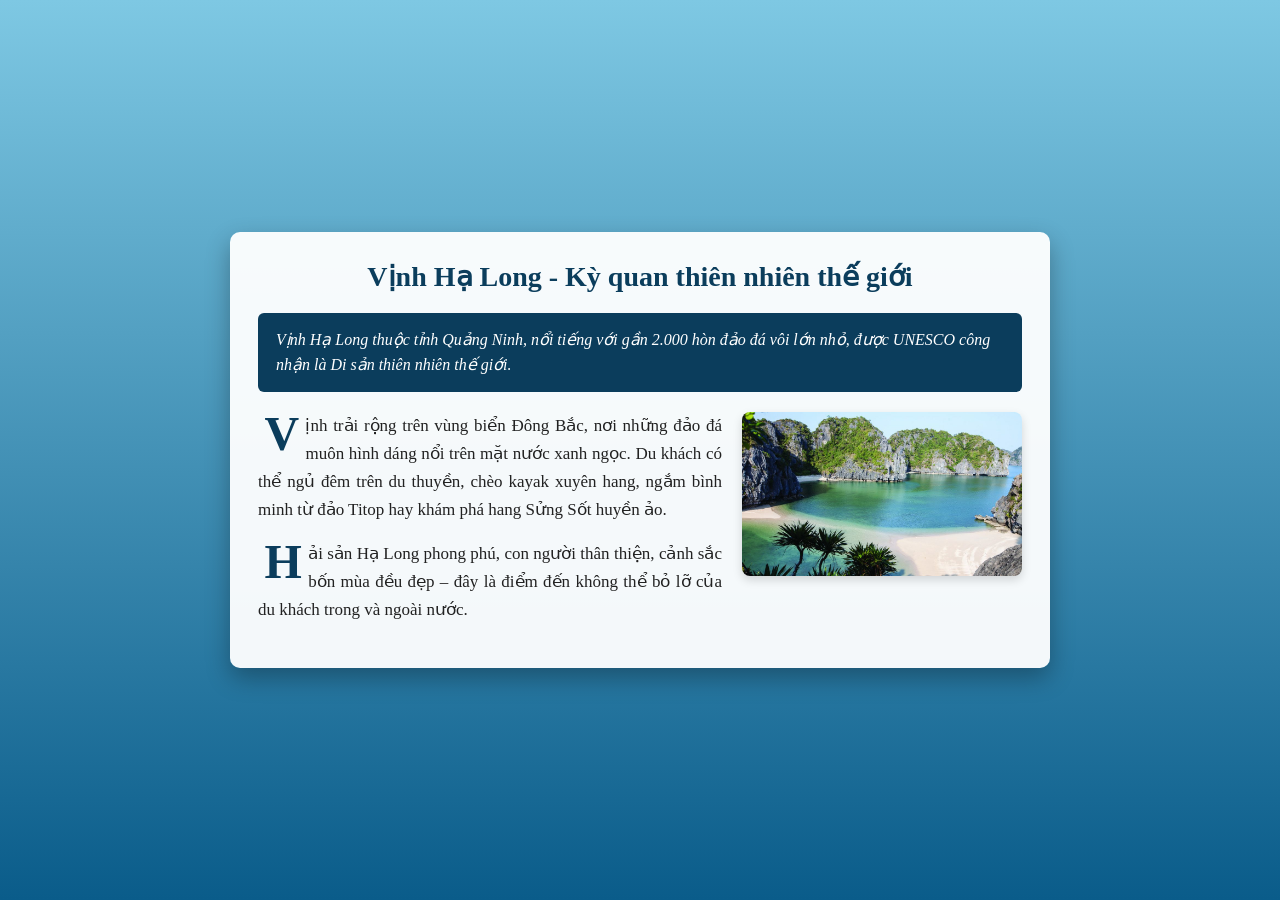
<file: ex03/index.html>
<!doctype html>
<html lang="vi">
  <head>
    <meta charset="UTF-8" />
    <meta name="viewport" content="width=divice-width, initial-scale 1.0" />
    <title>Vịnh Hạ Long - Kỳ quan thiên nhiên thế giới</title>
    <link rel="stylesheet" href="css/style.css" />
  </head>
  <body>
    <article class="bai-viet">
      <h1>Vịnh Hạ Long - Kỳ quan thiên nhiên thế giới</h1>
      <p class="sapo">
        Vịnh Hạ Long thuộc tỉnh Quảng Ninh, nổi tiếng với gần 2.000 hòn đảo đá
        vôi lớn nhỏ, được UNESCO công nhận là Di sản thiên nhiên thế giới.
      </p>
      <img src="images/Photo.jpg" alt="Vịnh Hạ Long" class="anh-noi" />
      <p class="than-bai">
        Vịnh trải rộng trên vùng biển Đông Bắc, nơi những đảo đá muôn hình dáng
        nổi trên mặt nước xanh ngọc. Du khách có thể ngủ đêm trên du thuyền,
        chèo kayak xuyên hang, ngắm bình minh từ đảo Titop hay khám phá hang
        Sửng Sốt huyền ảo.
      </p>
      <p class="than-bai">
        Hải sản Hạ Long phong phú, con người thân thiện, cảnh sắc bốn mùa đều
        đẹp – đây là điểm đến không thể bỏ lỡ của du khách trong và ngoài nước.
      </p>
    </article>
  </body>
</html>
</file>
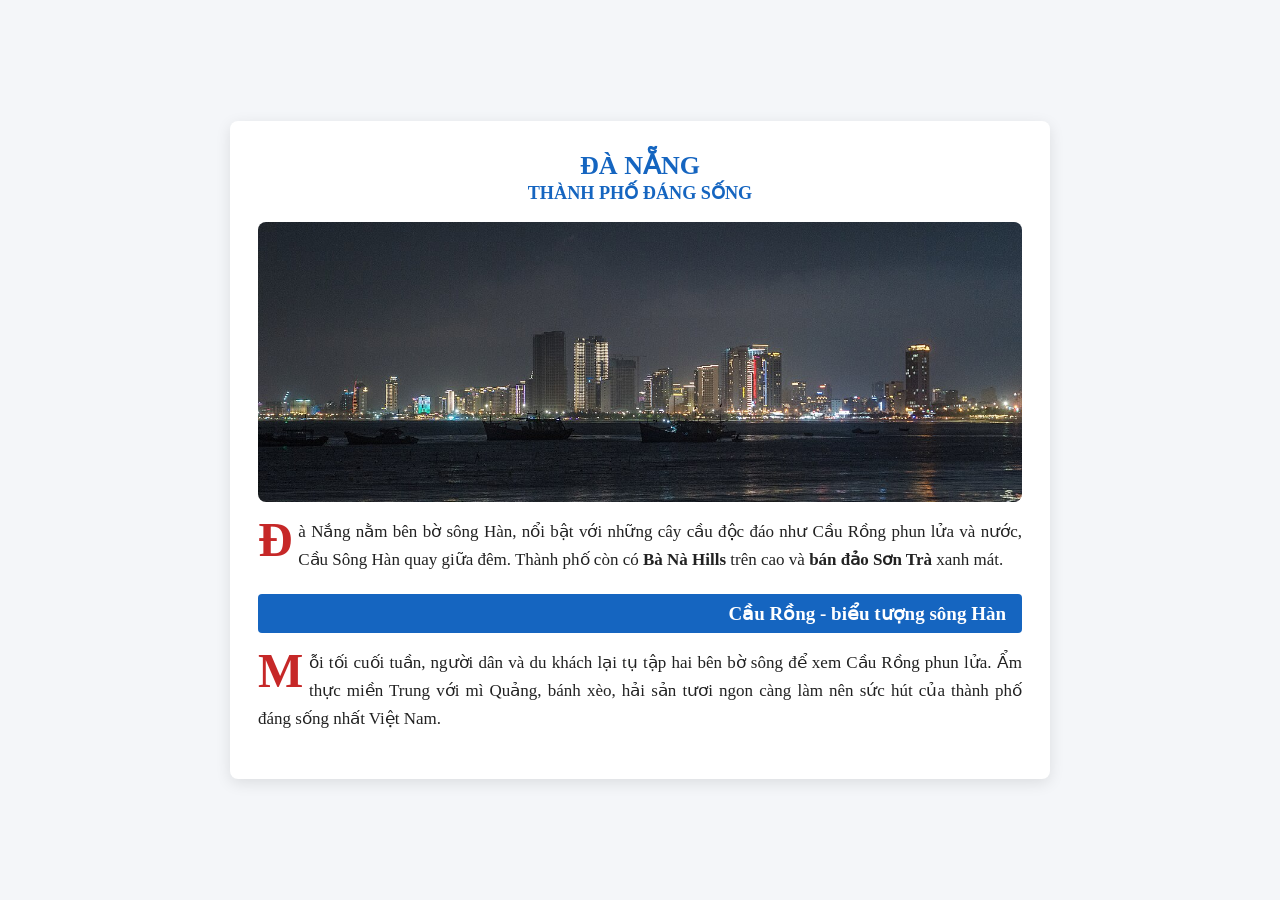
<file: ex04/index.html>
<!doctype html>
<html lang="vi">
  <head>
    <meta charset="UTF-8" />
    <meta name="viewport" content="width=device-width, initial-scale=1.0" />
    <title>Đà Nẵng - Thành phố đáng sống</title>
    <link rel="stylesheet" href="css/style.css" />
  </head>
  <body>
    <article class="bai-viet">
      <h1>
        Đà Nẵng
        <span>Thành phố đáng sống</span>
      </h1>
      <img src="images/photo.jpg" alt="Thành phố Đà Nẵng" class="anh-banner" />
      <p>
        Đà Nắng nằm bên bờ sông Hàn, nổi bật với những cây cầu độc đáo như Cầu
        Rồng phun lửa và nước, Cầu Sông Hàn quay giữa đêm. Thành phố còn có
        <strong>Bà Nà Hills</strong> trên cao và
        <strong>bán đảo Sơn Trà</strong> xanh mát.
      </p>
      <h2 class="tieu-de-phu">Cầu Rồng - biểu tượng sông Hàn</h2>
      <p>
        Mỗi tối cuối tuần, người dân và du khách lại tụ tập hai bên bờ sông để
        xem Cầu Rồng phun lửa. Ẩm thực miền Trung với mì Quảng, bánh xèo, hải
        sản tươi ngon càng làm nên sức hút của thành phố đáng sống nhất Việt
        Nam.
      </p>
    </article>
  </body>
</html>
</file>
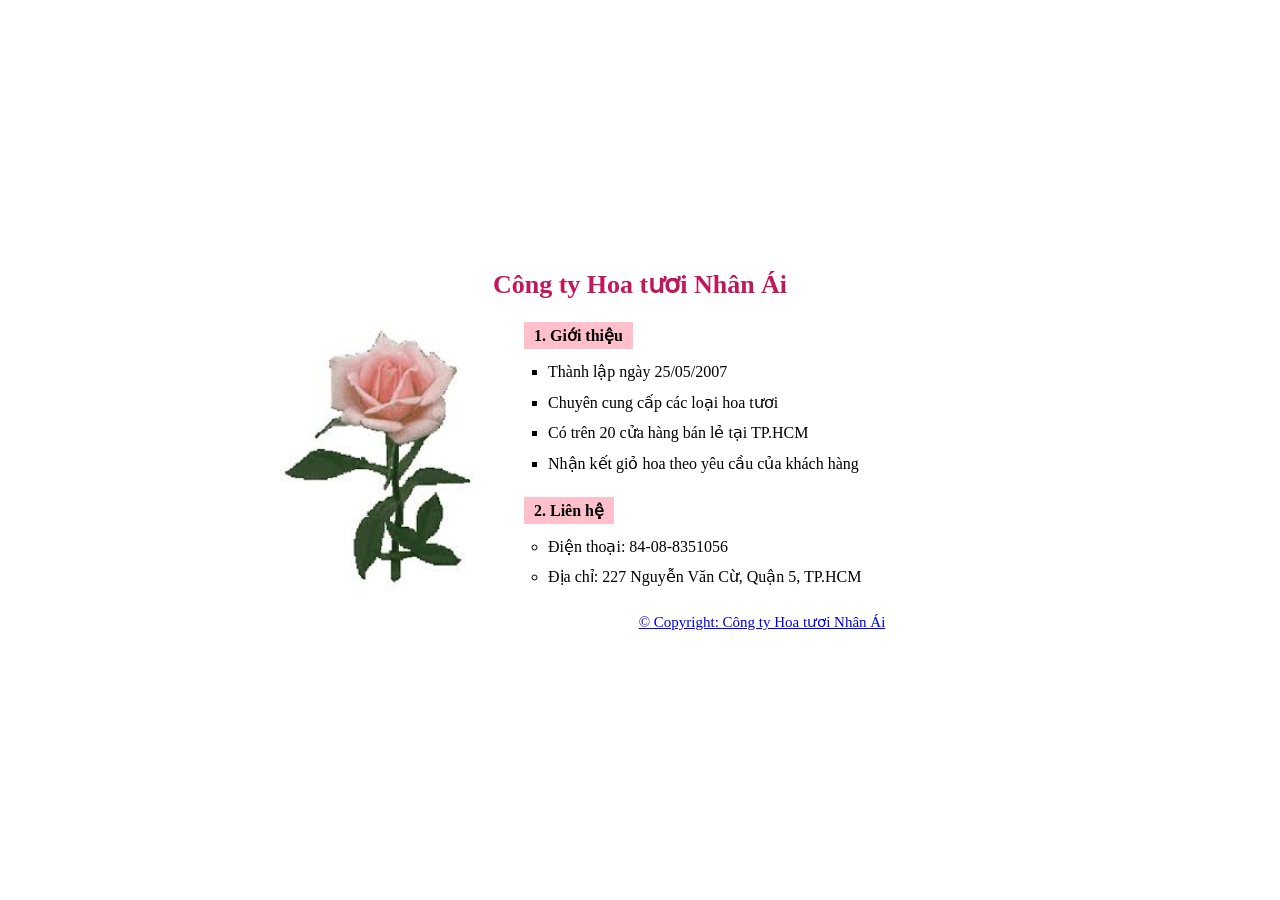
<file: ex05/index.html>
<!doctype html>
<html lang="vi">
  <head>
    <meta charset="UTF-8" />
    <meta name="viewport" content="width=device-width, initial-scale=1.0" />
    <title>Công ty Hoa tươi Nhân Ái</title>
    <link rel="stylesheet" href="css/style.css" />
  </head>
  <body>
    <article class="khung-trang">
      <h1>Công ty Hoa tươi Nhân Ái</h1>
      <div class="bo-cuc-2-cot">
        <div class="cot-trai">
          <img src="images/rose.jpg" alt="Hoa hồng" />
        </div>
        <div class="cot-phai">
          <h2 class="nhan-muc">1. Giới thiệu</h2>
          <ul class="ds-vuong">
            <li>Thành lập ngày 25/05/2007</li>
            <li>Chuyên cung cấp các loại hoa tươi</li>
            <li>Có trên 20 cửa hàng bán lẻ tại TP.HCM</li>
            <li>Nhận kết giỏ hoa theo yêu cầu của khách hàng</li>
          </ul>

          <h2 class="nhan-muc">2. Liên hệ</h2>
          <ul class="ds-tron">
            <li>Điện thoại: 84-08-8351056</li>
            <li>Địa chỉ: 227 Nguyễn Văn Cừ, Quận 5, TP.HCM</li>
          </ul>
          <p class="ban-quyen">&copy; Copyright: Công ty Hoa tươi Nhân Ái</p>
        </div>
      </div>
    </article>
  </body>
</html>
</file>
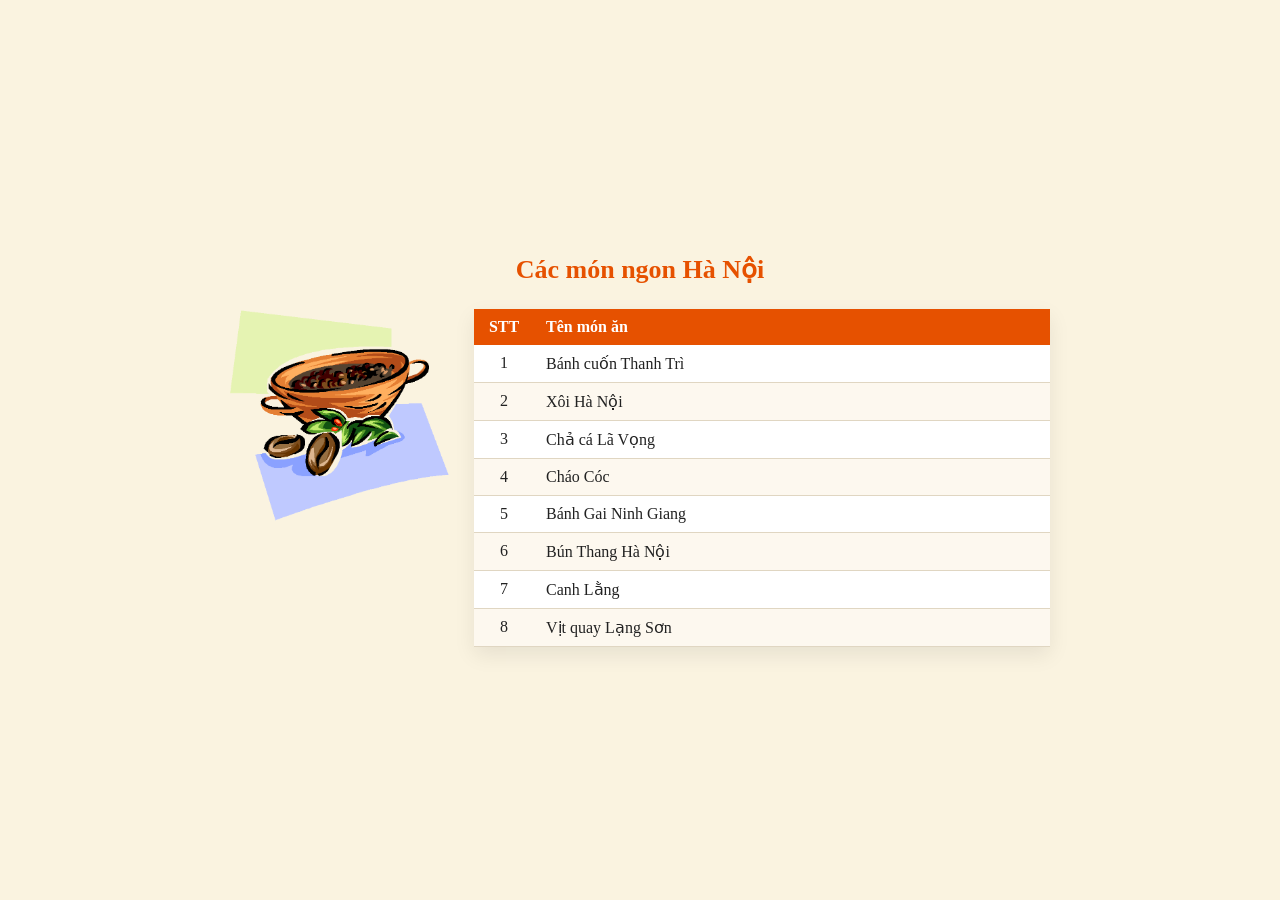
<file: ex06/index.html>
<!doctype html>
<html lang="en">
  <head>
    <meta charset="UTF-8" />
    <meta name="viewport" content="width=device-width, initial-scale=1.0" />
    <title>Các món ngon Hà Nội</title>
    <link rel="stylesheet" href="css/style.css" />
  </head>
  <body>
    <main class="khung-trang">
      <h1>Các món ngon Hà Nội</h1>
      <div class="bo-cuc">
        <div class="cot-trai">
          <img src="images/Bat.gif" alt="Món ngon Hà Nội" />
        </div>
        <div class="cot-phai">
          <table>
            <thead>
              <tr>
                <th class="cot-stt">STT</th>
                <th>Tên món ăn</th>
              </tr>
            </thead>
            <tbody>
              <tr>
                <td class="cot-stt">1</td>
                <td>Bánh cuốn Thanh Trì</td>
              </tr>
              <tr>
                <td class="cot-stt">2</td>
                <td>Xôi Hà Nội</td>
              </tr>
              <tr>
                <td class="cot-stt">3</td>
                <td>Chả cá Lã Vọng</td>
              </tr>
              <tr>
                <td class="cot-stt">4</td>
                <td>Cháo Cóc</td>
              </tr>
              <tr>
                <td class="cot-stt">5</td>
                <td>Bánh Gai Ninh Giang</td>
              </tr>
              <tr>
                <td class="cot-stt">6</td>
                <td>Bún Thang Hà Nội</td>
              </tr>
              <tr>
                <td class="cot-stt">7</td>
                <td>Canh Lằng</td>
              </tr>
              <tr>
                <td class="cot-stt">8</td>
                <td>Vịt quay Lạng Sơn</td>
              </tr>
            </tbody>
          </table>
        </div>
      </div>
    </main>
  </body>
</html>
</file>
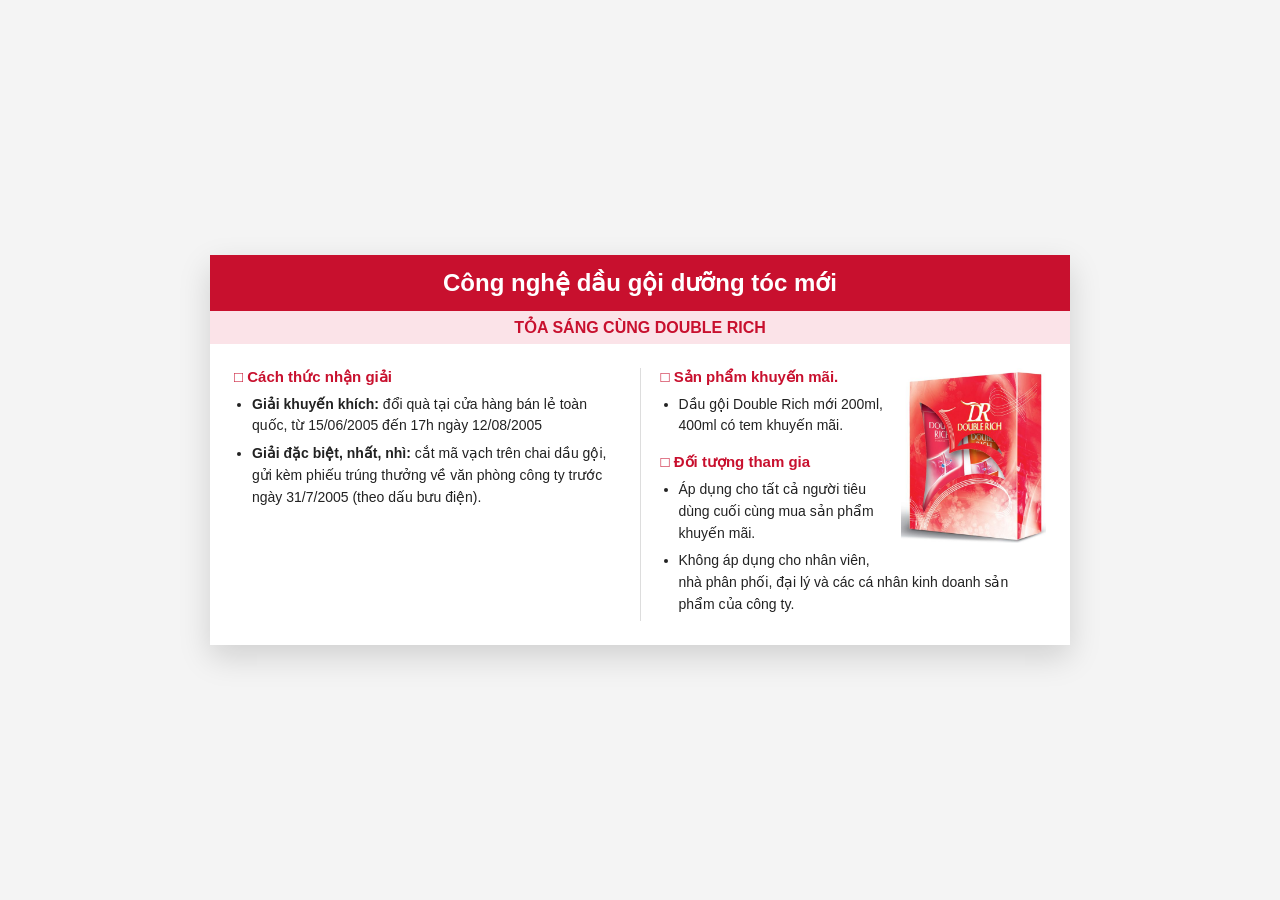
<file: ex07/index.html>
<!doctype html>
<html lang="vi">
  <head>
    <meta charset="UTF-8" />
    <meta name="viewport" content="width=device-width, initial-scale=1.0" />
    <title>Document</title>
    <link rel="stylesheet" href="css/style.css" />
  </head>
  <body>
    <article class="khung-km">
      <header>
        <h1>Công nghệ dầu gội dưỡng tóc mới</h1>
      </header>
      <div class="dai-phu">TỎA SÁNG CÙNG DOUBLE RICH</div>
      <div class="noi-dung-2-cot">
        <div class="cot-trai">
          <h2 class="tieu-de-muc">&#9633; Cách thức nhận giải</h2>
          <ul>
            <li>
              <strong>Giải khuyến khích: </strong> đổi quà tại cửa hàng bán lẻ
              toàn quốc, từ 15/06/2005 đến 17h ngày 12/08/2005
            </li>
            <li>
              <strong>Giải đặc biệt, nhất, nhì:</strong> cắt mã vạch trên chai
              dầu gội, gửi kèm phiếu trúng thưởng về văn phòng công ty trước
              ngày 31/7/2005 (theo dấu bưu điện).
            </li>
          </ul>
        </div>

        <div class="vach-ngan"></div>

        <div class="cot-trai">
          <img
            src="images/DoubleRich.jpg"
            alt="Dầu gội DoubleRich"
            class="anh-sp"
          />
          <h2 class="tieu-de-muc">&#9633; Sản phẩm khuyến mãi.</h2>
          <ul>
            <li>Dầu gội Double Rich mới 200ml, 400ml có tem khuyến mãi.</li>
          </ul>
          <h2 class="tieu-de-muc">&#9633; Đối tượng tham gia</h2>
          <ul>
            <li>
              Áp dụng cho tất cả người tiêu dùng cuối cùng mua sản phẩm khuyến
              mãi.
            </li>
            <li>
              Không áp dụng cho nhân viên, nhà phân phối, đại lý và các cá nhân
              kinh doanh sản phẩm của công ty.
            </li>
          </ul>
        </div>
      </div>
    </article>
  </body>
</html>
</file>
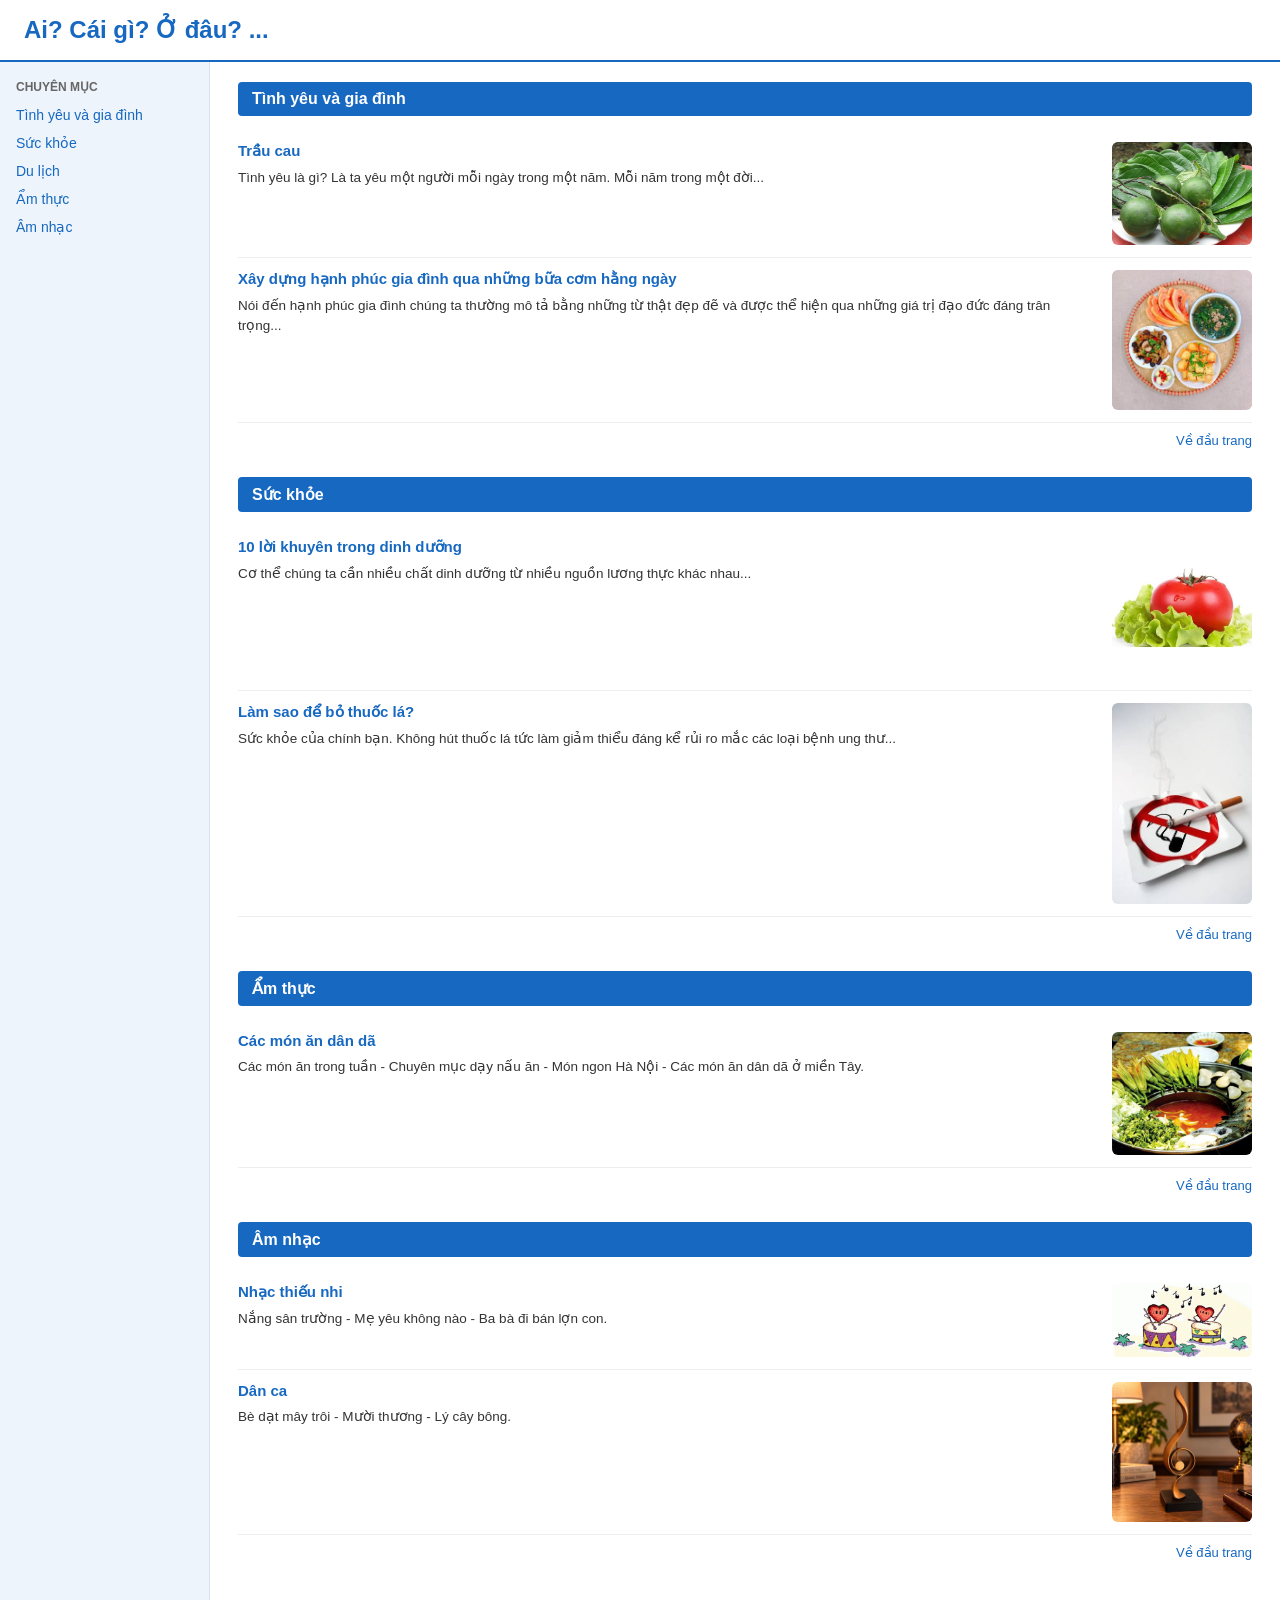
<file: ex08/index.html>
<!doctype html>
<html lang="vi">
  <head>
    <meta charset="UTF-8" />
    <meta name="viewport" content="width=device-width, initial-scale=1.0" />
    <title>Ai? Cái gì? Ở đâu?</title>
    <link rel="stylesheet" href="css/style.css" />
  </head>
  <body id="top">
    <header class="dau-trang">
      <h1>Ai? Cái gì? Ở đâu? ...</h1>
    </header>

    <div class="bo-cuc-chinh">
      <nav class="menu-trai">
        <div class="tieu-de-menu">CHUYÊN MỤC</div>
        <ul>
          <li><a href="#tinh-yeu">Tình yêu và gia đình</a></li>
          <li><a href="#suc-khoe">Sức khỏe</a></li>
          <li><a href="#du-lich">Du lịch</a></li>
          <li><a href="#am-thuc">Ẩm thực</a></li>
          <li><a href="#am-nhac">Âm nhạc</a></li>
        </ul>
      </nav>

      <main class="noi-dung-phai">
        <section id="tinh-yeu" class="chuyen-muc">
          <h2 class="thanh-chuyen-muc">Tình yêu và gia đình</h2>
          <article class="bai-viet">
            <div class="tom-tat">
              <h3><a href="#">Trầu cau</a></h3>
              <p>
                Tình yêu là gì? Là ta yêu một người mỗi ngày trong một năm. Mỗi
                năm trong một đời...
              </p>
            </div>
            <img src="images/traucau.jpg" alt="Trầu cau" />
          </article>

          <article class="bai-viet">
            <div class="tom-tat">
              <h3>
                <a href="#">
                  Xây dựng hạnh phúc gia đình qua những bữa cơm hằng ngày
                </a>
              </h3>
              <p>
                Nói đến hạnh phúc gia đình chúng ta thường mô tả bằng những từ
                thật đẹp đẽ và được thể hiện qua những giá trị đạo đức đáng trân
                trọng...
              </p>
            </div>
            <img src="images/comtrua.jpg" alt="Cơm trưa" />
          </article>
          <div class="ve-dau-trang"><a href="#top">Về đầu trang</a></div>
        </section>

        <section id="suc-khoe" class="chuyen-muc">
          <h2 class="thanh-chuyen-muc">Sức khỏe</h2>
          <article class="bai-viet">
            <div class="tom-tat">
              <h3>
                <a href="#"> 10 lời khuyên trong dinh dưỡng </a>
              </h3>
              <p>
                Cơ thể chúng ta cần nhiều chất dinh dưỡng từ nhiều nguồn lương
                thực khác nhau...
              </p>
            </div>
            <img src="images/suckhoe.jpg" alt="Sức khỏe" />
          </article>

          <article class="bai-viet">
            <div class="tom-tat">
              <h3>
                <a href="#"> Làm sao để bỏ thuốc lá? </a>
              </h3>
              <p>
                Sức khỏe của chính bạn. Không hút thuốc lá tức làm giảm thiểu
                đáng kể rủi ro mắc các loại bệnh ung thư...
              </p>
            </div>
            <img src="images/nosmoke.jpg" alt="nosmoke" />
          </article>
          <div class="ve-dau-trang"><a href="#top">Về đầu trang</a></div>
        </section>

        <section id="am-thuc" class="chuyen-muc">
          <h2 class="thanh-chuyen-muc">Ẩm thực</h2>
          <article class="bai-viet">
            <div class="tom-tat">
              <h3>
                <a href="#">Các món ăn dân dã</a>
              </h3>
              <p>
                Các món ăn trong tuần - Chuyên mục dạy nấu ăn - Món ngon Hà Nội
                - Các món ăn dân dã ở miền Tây.
              </p>
            </div>
            <img src="images/amthuc.jpg" alt="ẩm thực" />
          </article>
          <div class="ve-dau-trang"><a href="#top">Về đầu trang</a></div>
        </section>

        <section id="am-nhac" class="chuyen-muc">
          <h2 class="thanh-chuyen-muc">Âm nhạc</h2>
          <article class="bai-viet">
            <div class="tom-tat">
              <h3>
                <a href="#">Nhạc thiếu nhi</a>
              </h3>
              <p>Nắng sân trường - Mẹ yêu không nào - Ba bà đi bán lợn con.</p>
            </div>
            <img src="images/nhacthieunhi.jpg" alt="Nhạc thiếu nhi" />
          </article>

          <article class="bai-viet">
            <div class="tom-tat">
              <h3>
                <a href="#">Dân ca</a>
              </h3>
              <p>Bè dạt mây trôi - Mười thương - Lý cây bông.</p>
            </div>
            <img src="images/danca.jpg" alt="Dân ca" />
          </article>
          <div class="ve-dau-trang"><a href="#top">Về đầu trang</a></div>
        </section>
      </main>
    </div>
  </body>
</html>
</file>
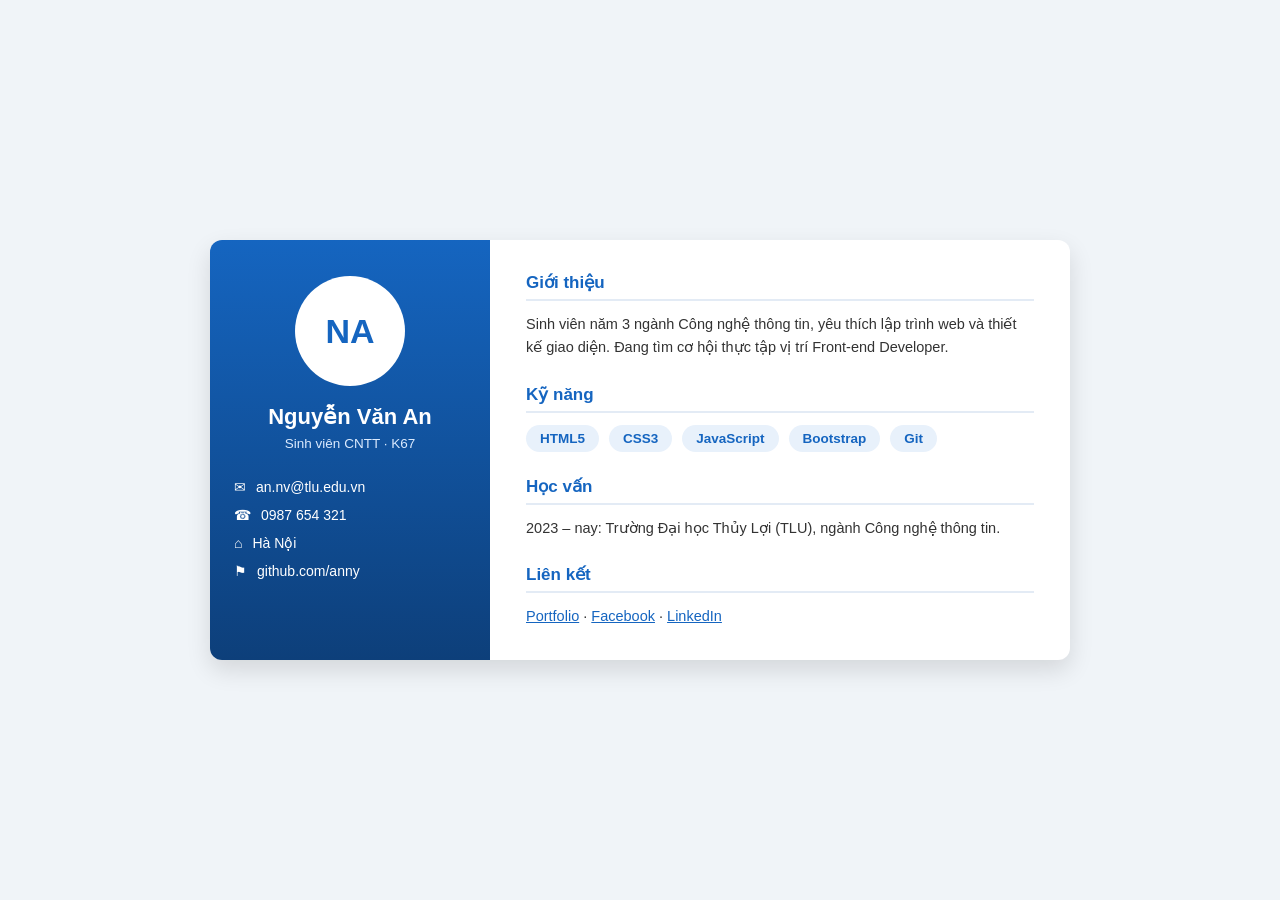
<file: ex09/index.html>
<!doctype html>
<html lang="vi">
  <head>
    <meta charset="UTF-8" />
    <meta name="viewport" content="width=device-width, initial-scale=1.0" />
    <title>Document</title>
    <link rel="stylesheet" href="css/style.css" />
  </head>
  <body>
    <article class="the-cv">
      <aside class="cot-trai">
        <div class="avatar">NA</div>
        <h1>Nguyễn Văn An</h1>
        <p class="chuc-danh">Sinh viên CNTT &middot; K67</p>
        <ul class="lien-he">
          <li><span>&#9993;</span> an.nv@tlu.edu.vn</li>
          <li><span>&#9742;</span> 0987 654 321</li>
          <li><span>&#8962;</span> Hà Nội</li>
          <li><span>&#9873;</span> github.com/anny</li>
        </ul>
      </aside>

      <section class="cot-phai">
        <div class="muc-cv">
          <h3>Giới thiệu</h3>
          <p>
            Sinh viên năm 3 ngành Công nghệ thông tin, yêu thích lập trình web
            và thiết kế giao diện. Đang tìm cơ hội thực tập vị trí Front-end
            Developer.
          </p>
        </div>
        <div class="muc-cv">
          <h3>Kỹ năng</h3>
          <div class="ds-ky-nang">
            <span class="chip">HTML5</span>
            <span class="chip">CSS3</span>
            <span class="chip">JavaScript</span>
            <span class="chip">Bootstrap</span>
            <span class="chip">Git</span>
          </div>
        </div>
        <div class="muc-cv">
          <h3>Học vấn</h3>
          <p>
            2023 &ndash; nay: Trường Đại học Thủy Lợi (TLU), ngành Công nghệ
            thông tin.
          </p>
        </div>
        <div class="muc-cv">
          <h3>Liên kết</h3>
          <p class="lien-ket">
            <a href="#">Portfolio</a> &middot; <a href="#">Facebook</a> &middot;
            <a href="#">LinkedIn</a>
          </p>
        </div>
      </section>
    </article>
  </body>
</html>
</file>
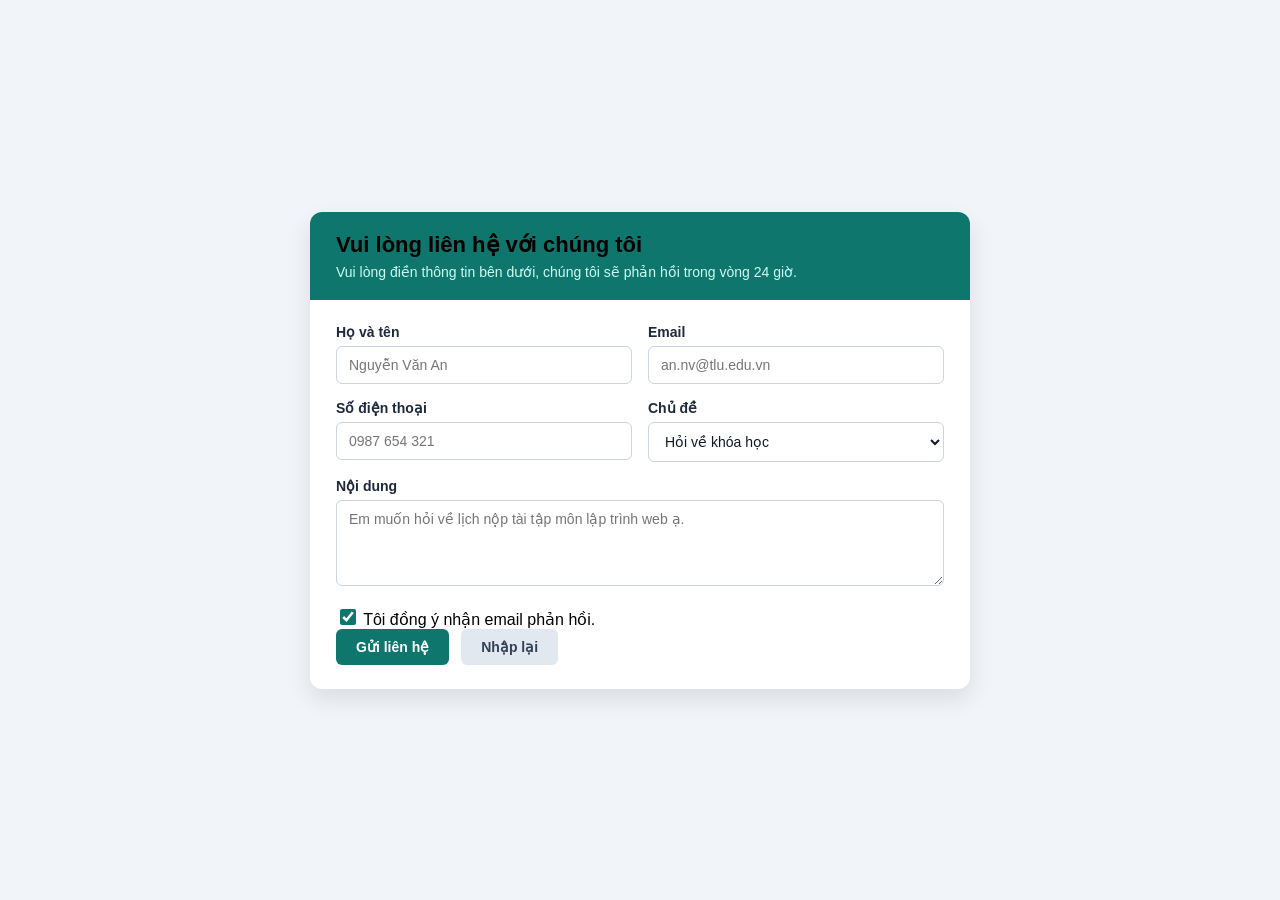
<file: ex10/index.html>
<!doctype html>
<html lang="vi">
  <head>
    <meta charset="UTF-8" />
    <meta name="viewport" content="width=device-width, initial-scale=1.0" />
    <title>Document</title>
    <link rel="stylesheet" href="css/style.css" />
  </head>
  <body>
    <article class="the-form">
      <header>
        <h1>Vui lòng liên hệ với chúng tôi</h1>
        <p>
          Vui lòng điền thông tin bên dưới, chúng tôi sẽ phản hồi trong vòng 24
          giờ.
        </p>
      </header>

      <form action="#" method="post" class="noi-dung-form">
        <div class="dong-2-cot">
          <div class="nhom-nhap">
            <label for="ho-ten">Họ và tên</label>
            <input
              type="text"
              id="ho-ten"
              name="ho-ten"
              placeholder="Nguyễn Văn An"
              required
            />
          </div>

          <div class="nhom-nhap">
            <label for="email">Email</label>
            <input
              type="email"
              ,
              id="email"
              ,
              placeholder="an.nv@tlu.edu.vn"
              required
            />
          </div>
        </div>

        <div class="dong-2-cot">
          <div class="nhom-nhap">
            <label for="dien-thoai">Số điện thoại</label>
            <input
              type="tel"
              id="dien-thoai"
              name="dien-thoai"
              placeholder="0987 654 321"
            />
          </div>

          <div class="nhom-nhap">
            <label for="chu-de">Chủ đề</label>
            <select name="chu-de" id="chu-de">
              <option value="khoa-hoc">Hỏi về khóa học</option>
              <option value="ky-thuat">Hỗ trợ kỹ thuật</option>
              <option value="khac">Khác</option>
            </select>
          </div>
        </div>

        <div class="nhom-nhap">
          <label for="noi-dung">Nội dung</label>
          <textarea
            name="noi-dung"
            id="noi-dung"
            rows="4"
            placeholder="Em muốn hỏi về lịch nộp tài tập môn lập trình web ạ."
          ></textarea>
        </div>

        <div class="hang-checkbox">
          <input type="checkbox" id="dong-y" name="dong-y" checked />
          <label for="dong-y">Tôi đồng ý nhận email phản hồi.</label>
        </div>

        <div class="hang-nut">
          <button type="submit" class="nut-gui">Gửi liên hệ</button>
          <button type="reset" class="nut-nhap-lai">Nhập lại</button>
        </div>
      </form>
    </article>
  </body>
</html>
</file>
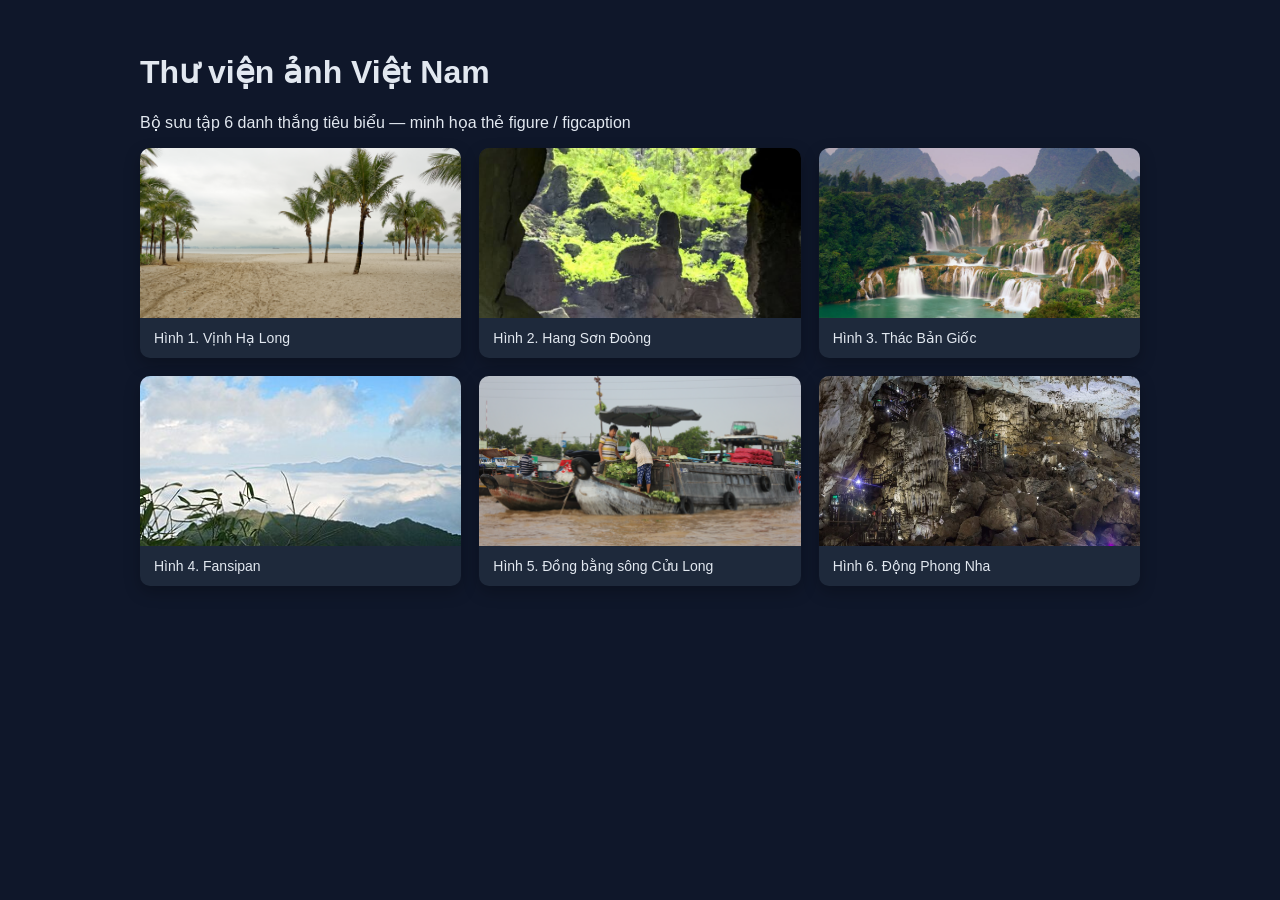
<file: ex11/index.html>
<!doctype html>
<html lang="vi">
  <head>
    <meta charset="UTF-8" />
    <meta name="viewport" content="width=device-width, initial-scale=1.0" />
    <title>Thư viện ảnh Việt Nam</title>
    <link rel="stylesheet" href="css/style.css" />
  </head>
  <body>
    <main class="thu-vien">
      <head class="trang-dau">
        <h1>Thư viện ảnh Việt Nam</h1>
        <p>
          Bộ sưu tập 6 danh thắng tiêu biểu &mdash; minh họa thẻ figure /
          figcaption
        </p>
      </head>

      <div class="luoi-anh">
        <figure>
          <img src="images/hl.jpg" alt="Vịnh Hạ Long" />
          <figcaption>Hình 1. Vịnh Hạ Long</figcaption>
        </figure>

        <figure>
          <img src="images/sd.jpg" alt="Hang Sơn Đoòng" />
          <figcaption>Hình 2. Hang Sơn Đoòng</figcaption>
        </figure>

        <figure>
          <img src="images/bg.jpg" alt="Thác Bản Giốc" />
          <figcaption>Hình 3. Thác Bản Giốc</figcaption>
        </figure>

        <figure>
          <img src="images/Fansipan.jpg" alt="Fansipan" />
          <figcaption>Hình 4. Fansipan</figcaption>
        </figure>

        <figure>
          <img src="images/scl.jpg" alt="Đồng bằng sông Cửu Long" />
          <figcaption>Hình 5. Đồng bằng sông Cửu Long</figcaption>
        </figure>

        <figure>
          <img src="images/dpn.jpg" alt="Động Phong Nha" />
          <figcaption>Hình 6. Động Phong Nha</figcaption>
        </figure>
      </div>
    </main>
  </body>
</html>
</file>
<file: ex03/css/style.css>
* {
  box-sizing: border-box;
}
body {
  margin: 0;
  min-height: 100vh;
  background: linear-gradient(180deg, #7ec8e3, #0a5c8a);
  display: flex;
  justify-content: center;
  align-items: center;
  font-family: "Times New Roman", Times, serif;
  padding: 20px;
}
.bai-viet {
  width: 100%;
  max-width: 820px;
  background-color: rgba(255, 255, 255, 0.95);
  border-radius: 10px;
  padding: 28px;
  box-shadow: 0 10px 25px rgba(0, 0, 0, 0.3);
}
.bai-viet h1 {
  color: #0b3d5c;
  text-align: center;
  font-size: 28px;
  margin: 0 0 20px 0;
}
.sapo {
  background-color: #0b3d5c;
  color: #ffffff;
  font-style: italic;
  padding: 14px 18px;
  border-radius: 6px;
  line-height: 1.6;
  margin: 0 0 20px 0;
}
.anh-noi {
  float: right;
  width: 280px;
  border-radius: 8px;
  margin: 0 0 14px 20px;
  box-shadow: 0 4px 10px rgba(0, 0, 0, 0.15);
}
.than-bai {
  text-align: justify;
  line-height: 1.65;
  font-size: 17px;
  color: #222222;
  margin: 0 0 16px 0;
}
p.than-bai::first-letter {
  color: #0b3d5c;
  font-size: 3rem;
  font-weight: bold;
  float: left;
  line-height: 0.85;
  padding: 0.1rem 0.4rem;
}
</file>
<file: ex04/css/style.css>
* {
  box-sizing: border-box;
}
body {
  margin: 0;
  min-height: 100vh;
  background-color: #f4f6f9;
  display: flex;
  justify-content: center;
  align-items: center;
  font-family: "Times New Roman", Times, serif;
  padding: 20px;
}
.bai-viet {
  width: 100%;
  max-width: 820px;
  background-color: #ffffff;
  padding: 28px;
  border-radius: 8px;
  box-shadow: 0 4px 15px rgba(0, 0, 0, 0.1);
}
.bai-viet h1 {
  color: #1565c0;
  font-size: 26px;
  text-transform: uppercase;
  text-align: center;
  margin: 0;
  line-height: 1.3;
}
.bai-viet h1 span {
  display: block;
  text-transform: uppercase;
  font-size: 0.7em;
  font-weight: bold;
}
.anh-banner {
  width: 100%;
  max-height: 280px;
  object-fit: cover;
  border-radius: 8px;
  margin: 16px 0;
  display: block;
}
.bai-viet p {
  text-align: justify;
  line-height: 1.65;
  font-size: 17px;
  color: #222222;
  margin: 0 0 18px 0;
}
p::first-letter {
  color: #c62828;
  font-size: 3rem;
  font-weight: bold;
  float: left;
  line-height: 0.85;
  padding: 0.1rem 0.35rem 0 0;
}

.tieu-de-phu {
  background-color: #1565c0;
  color: #ffffff;
  font-size: 19px;
  text-align: right;
  padding: 8px 16px;
  margin: 20px 0 16px 0;
  border-radius: 4px;
}
</file>
<file: ex05/css/style.css>
* {
  box-sizing: border-box;
}
body {
  margin: 0;
  min-height: 100vh;
  background-color: #ffffff;
  display: flex;
  justify-content: center;
  align-items: center;
  font-family: "Times New Roman", Times, serif;
  padding: 20px;
}

.khung-trang {
  width: 100%;
  max-width: 760px;
  padding: 20px;
}

.khung-trang h1 {
  color: #c2185b;
  font-size: 26px;
  text-align: center;
  margin: 0 0 22px 0;
}

.bo-cuc-2-cot {
  display: grid;
  grid-template-columns: 220px 1fr;
  gap: 24px;
  align-items: start;
}

.cot-trai img {
  width: 100%;
  height: auto;
  display: block;
}

.nhan-muc {
  background-color: #ffc0cb;
  color: #000000;
  font-weight: bold;
  font-size: 16px;
  display: inline-block;
  padding: 4px 10px;
  margin: 0 0 8px 0;
}

.ds-vuong {
  list-style-type: square;
  line-height: 1.9;
  margin: 0 0 18px 0;
  padding-left: 24px;
}

.ds-tron {
  list-style-type: circle;
  line-height: 1.9;
  margin: 0 0 20px 0;
  padding-left: 24px;
}

.ban-quyen {
  color: #0000ee;
  text-decoration: underline;
  text-align: center;
  margin: 16px 0 0 0;
  font-size: 15px;
}
</file>
<file: ex06/css/style.css>
* {
  box-sizing: border-box;
}

body {
  margin: 0;
  min-height: 100vh;
  background-color: #faf3e0;
  display: flex;
  justify-content: center;
  align-items: center;
  font-family: "Times New Roman", Times, serif;
  padding: 20px;
}

.khung-trang {
  width: 100%;
  max-width: 820px;
}

h1 {
  color: #e65100;
  font-size: 26px;
  text-align: center;
  margin: 0 0 24px 0;
}

.bo-cuc {
  display: grid;
  grid-template-columns: 220px 1fr;
  gap: 24px;
  align-items: start;
}

.cot-trai img {
  width: 100%;
  height: auto;
  display: block;
}

table {
  width: 100%;
  background-color: #ffffff;
  border-collapse: collapse;
  box-shadow: 0 8px 20px rgba(0, 0, 0, 0.08);
}

thead th {
  background-color: #e65100;
  color: #ffffff;
  font-weight: bold;
  padding: 9px 12px;
  text-align: left;
}

tbody td {
  padding: 9px 12px;
  border-bottom: 1px solid #e0d6c2;
  color: #222222;
}

.cot-stt {
  width: 60px;
  text-align: center;
}

tbody tr:nth-child(even) {
  background-color: #fdf8ef;
}
</file>
<file: ex07/css/style.css>
* {
  box-sizing: border-box;
}

body {
  margin: 0;
  min-height: 100vh;
  background-color: #f4f4f4;
  display: flex;
  justify-content: center;
  align-items: center;
  font-family: Arial, Helvetica, sans-serif;
  padding: 20px;
}

.khung-km {
  width: 100%;
  max-width: 860px;
  background-color: #ffffff;
  box-shadow: 0 12px 30px rgba(0, 0, 0, 0.15);
}

header {
  background-color: #c8102e;
  color: #ffffff;
  padding: 14px;
  text-align: center;
}

header h1 {
  margin: 0;
  font-size: 24px;
}

.dai-phu {
  background-color: #fbe3e8;
  color: #c8102e;
  font-weight: 700;
  padding: 7px;
  text-align: center;
  font-size: 16px;
}

.noi-dung-2-cot {
  display: grid;
  grid-template-columns: 1fr 1px 1fr;
  gap: 20px;
  padding: 24px;
}

.vach-ngan {
  background-color: #dddddd;
  width: 1px;
}

.anh-sp {
  float: right;
  width: 145px;
  margin: 0 0 10px 12px;
}

.tieu-de-muc {
  color: #c8102e;
  font-size: 15px;
  font-weight: bold;
  margin: 0 0 8px 0;
}
.cot-trai h2:not(:first-of-type) {
  margin-top: 16px;
}

ul {
  margin: 0;
  padding-left: 18px;
  line-height: 1.55;
  font-size: 14px;
  color: #222222;
}

li {
  margin-bottom: 6px;
}
</file>
<file: ex08/css/style.css>
* {
  box-sizing: border-box;
}
html {
  scroll-behavior: smooth;
}

body {
  margin: 0;
  font-family: Arial, Helvetica, sans-serif;
  background-color: #ffffff;
  color: #222222;
}

.dau-trang {
  padding: 16px 24px;
  border-bottom: 2px solid #1668c1;
}

.dau-trang h1 {
  margin: 0;
  color: #1668c1;
  font-size: 24px;
}

.bo-cuc-chinh {
  display: grid;
  grid-template-columns: 210px 1fr;
  min-height: calc(100vh - 64px);
}

.menu-trai {
  background-color: #eef4fb;
  padding: 18px 16px;
  border-right: 1px solid #d5e2f2;
}

.tieu-de-menu {
  font-size: 12px;
  font-weight: bold;
  color: #666666;
  margin-bottom: 12px;
}

.menu-trai ul {
  list-style: none;
  margin: 0;
  padding: 0;
}

.menu-trai li {
  margin-bottom: 10px;
}

.menu-trai a {
  text-decoration: none;
  color: #1668c1;
  font-size: 14px;
}

.menu-trai a:hover {
  text-decoration: underline;
}

.noi-dung-phai {
  padding: 20px 28px;
}

.chuyen-muc {
  margin-bottom: 28px;
}

.thanh-chuyen-muc {
  background-color: #1668c1;
  color: #ffffff;
  font-size: 16px;
  padding: 8px 14px;
  border-radius: 4px;
  margin: 0 0 14px 0;
}

.bai-viet {
  display: grid;
  grid-template-columns: 1fr 140px;
  gap: 20px;
  align-items: start;
  padding: 12px 0;
  border-bottom: 1px solid #eeeeee;
}

.bai-viet h3 {
  margin: 0 0 8px 0;
  font-size: 15px;
}

.bai-viet h3 a {
  color: #1668c1;
  text-decoration: none;
}

.bai-viet h3 a:hover {
  text-decoration: underline;
}

.bai-viet p {
  margin: 0;
  font-size: 13.5px;
  line-height: 1.5;
  color: #333333;
}

.bai-viet img {
  width: 140px;
  height: auto;
  border-radius: 6px;
  display: block;
}

.ve-dau-trang {
  text-align: right;
  margin-top: 8px;
}

.ve-dau-trang a {
  font-size: 13px;
  color: #1668c1;
  text-decoration: none;
}

.ve-dau-trang a:hover {
  text-decoration: underline;
}
</file>
<file: ex09/css/style.css>
* {
  box-sizing: border-box;
}

body {
  margin: 0;
  min-height: 100vh;
  background-color: #f0f4f8;
  display: flex;
  justify-content: center;
  align-items: center;
  font-family: Arial, Helvetica, sans-serif;
  padding: 20px;
}

.the-cv {
  width: 100%;
  max-width: 860px;
  background-color: #ffffff;
  border-radius: 12px;
  box-shadow: 0 10px 25px rgba(0, 0, 0, 0.12);
  display: grid;
  grid-template-columns: 280px 1fr;
  overflow: hidden;
}

.cot-trai {
  background: linear-gradient(180deg, #1565c0, #0d3f7a);
  color: #ffffff;
  padding: 36px 24px;
  display: flex;
  flex-direction: column;
  align-items: center;
}

.avatar {
  width: 110px;
  height: 110px;
  background-color: #ffffff;
  color: #1565c0;
  font-size: 34px;
  font-weight: bold;
  border-radius: 50%;
  display: flex;
  align-items: center;
  justify-content: center;
  margin-bottom: 18px;
}

.cot-trai h1 {
  margin: 0 0 6px 0;
  font-size: 22px;
  text-align: center;
}

.chuc-danh {
  margin: 0 0 28px 0;
  font-size: 13.5px;
  color: #dbeafe;
  text-align: center;
}

.lien-he {
  list-style: none;
  padding: 0;
  margin: 0;
  width: 100%;
  font-size: 14px;
}

.lien-he li {
  margin-bottom: 12px;
  display: flex;
  align-items: center;
  gap: 10px;
}

.cot-phai {
  padding: 32px 36px;
}

.muc-cv {
  margin-bottom: 24px;
}

.muc-cv:last-child {
  margin-bottom: 0;
}

.cot-phai h3 {
  color: #1565c0;
  font-size: 17px;
  margin: 0 0 12px 0;
  padding-bottom: 6px;
  border-bottom: 2px solid #e3ebf5;
}

.cot-phai p {
  margin: 0;
  font-size: 14.5px;
  line-height: 1.6;
  color: #333333;
}

.ds-ky-nang {
  display: flex;
  flex-wrap: wrap;
  gap: 10px;
}

.chip {
  background-color: #e8f1fb;
  color: #1565c0;
  font-size: 13.5px;
  font-weight: 600;
  padding: 6px 14px;
  border-radius: 999px;
}

.lien-ket a {
  color: #1565c0;
  text-decoration: underline;
}
</file>
<file: ex10/css/style.css>
* {
  box-sizing: border-box;
}

body {
  margin: 0;
  min-height: 100vh;
  background-color: #f1f5f9;
  display: flex;
  justify-content: center;
  align-items: center;
  font-family: Arial, Helvetica, sans-serif;
  padding: 20px;
}

.the-form {
  width: 100%;
  max-width: 660px;
  background-color: #ffffff;
  border-radius: 12px;
  overflow: hidden;
  box-shadow: 0 10px 25px rgba(0, 0, 0, 0.1);
}

header {
  background-color: #0f766e;
  columns: #ffffff;
  padding: 20px 26px;
}

header h1 {
  margin: 0 0 6px 0;
  font-size: 22px;
}

header p {
  margin: 0;
  font-size: 14px;
  color: #ccfbf1;
}

.noi-dung-form {
  padding: 24px 26px;
}

.dong-2-cot {
  display: grid;
  grid-template-columns: 1fr 1fr;
  gap: 16px;
}

.nhom-nhap {
  margin-bottom: 16px;
}

.nhom-nhap label {
  display: block;
  font-size: 14px;
  font-weight: bold;
  color: #1e293b;
  margin-bottom: 6px;
}

.nhom-nhap input,
.nhom-nhap select,
.nhom-nhap textarea {
  width: 100%;
  padding: 10px 12px;
  border: 1px solid #cbd5e1;
  border-radius: 6px;
  font-size: 14px;
  font-family: inherit;
  color: #0f172a;
  background-color: #ffffff;
}

.nhom-nhap input:focus,
.nhom-nhap select:focus,
.nhom-nhap textarea:focus {
  outline: none;
  border-color: #0f766e;
}

.hang-checkbox input[type="checkbox"] {
  width: 16px;
  height: 16px;
  accent-color: #0f766e;
  cursor: pointer;
}

.hang-nut {
  display: flex;
  gap: 12px;
}

.hang-nut button {
  padding: 10px 20px;
  border: none;
  border-radius: 6px;
  font-size: 14px;
  font-weight: bold;
  font-family: inherit;
  cursor: pointer;
}

.nut-gui {
  background-color: #0f766e;
  color: #ffffff;
}

.nut-gui:hover {
  background-color: #e2e8f0;
  color: #334155;
}

.nut-nhap-lai {
  background-color: #e2e8f0;
  color: #334155;
}

.nut-nhap-lai:hover {
  background-color: #cbd5e1;
}
</file>
<file: ex11/css/style.css>
* {
  box-sizing: border-box;
}

body {
  margin: 0;
  min-height: 100vh;
  background-color: #0f172a;
  color: #e2e8f0;
  font-family: Arial, Helvetica, sans-serif;
  padding: 32px 20px;
}

.thu-vien {
  width: 100%;
  max-width: 1000px;
  margin: 0 auto;
}

.dau-trang {
  text-align: center;
  margin-bottom: 28px;
}

.dau-trang p {
  margin: 0;
  font-size: 14.5px;
  color: #94a3b8;
}

.luoi-anh {
  display: grid;
  grid-template-columns: repeat(3, 1fr);
  gap: 18px;
}

figure {
  margin: 0;
  background-color: #1e293b;
  border-radius: 10px;
  overflow: hidden;
  box-shadow: 0 6px 16px rgba(0, 0, 0, 0.25);
}

figure img {
  width: 100%;
  height: 170px;
  object-fit: cover;
  display: block;
}

figcaption {
  padding: 12px 14px;
  font-size: 14px;
  color: #e2e8f0;
}
</file>
